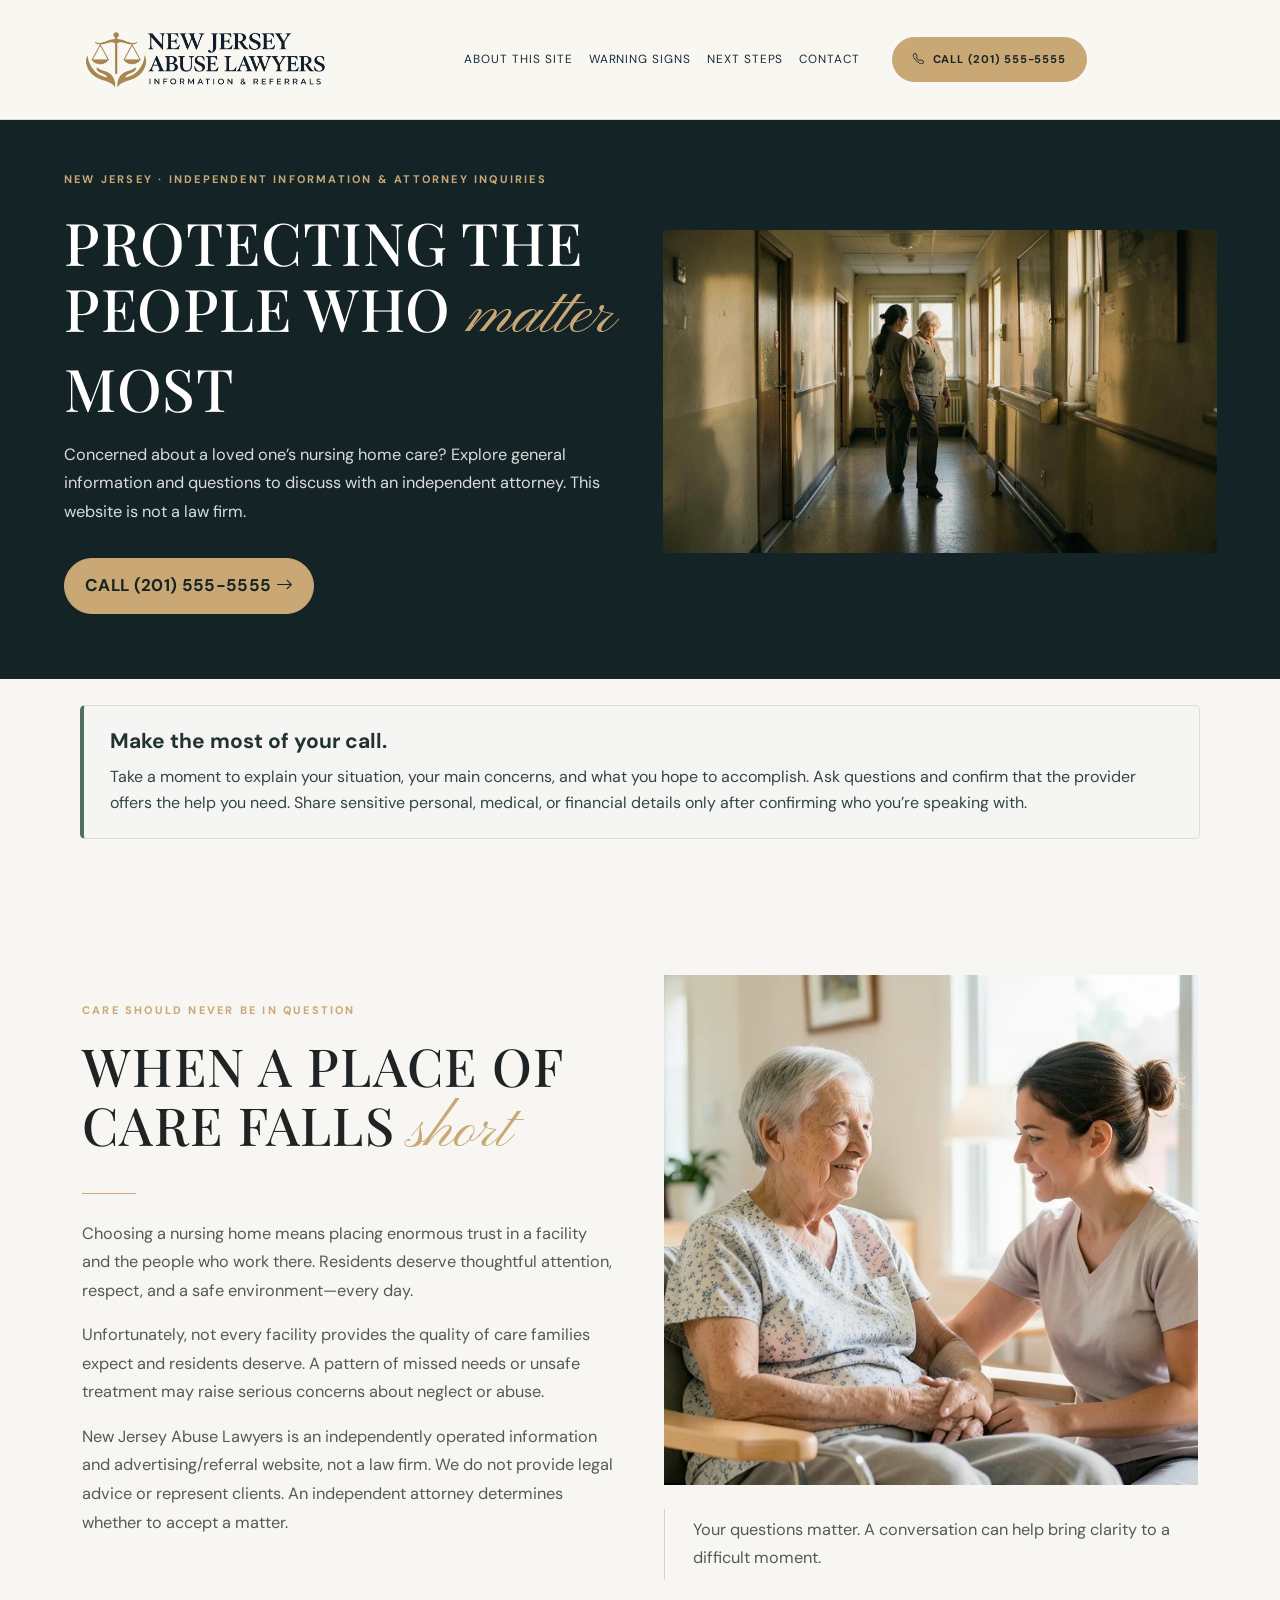
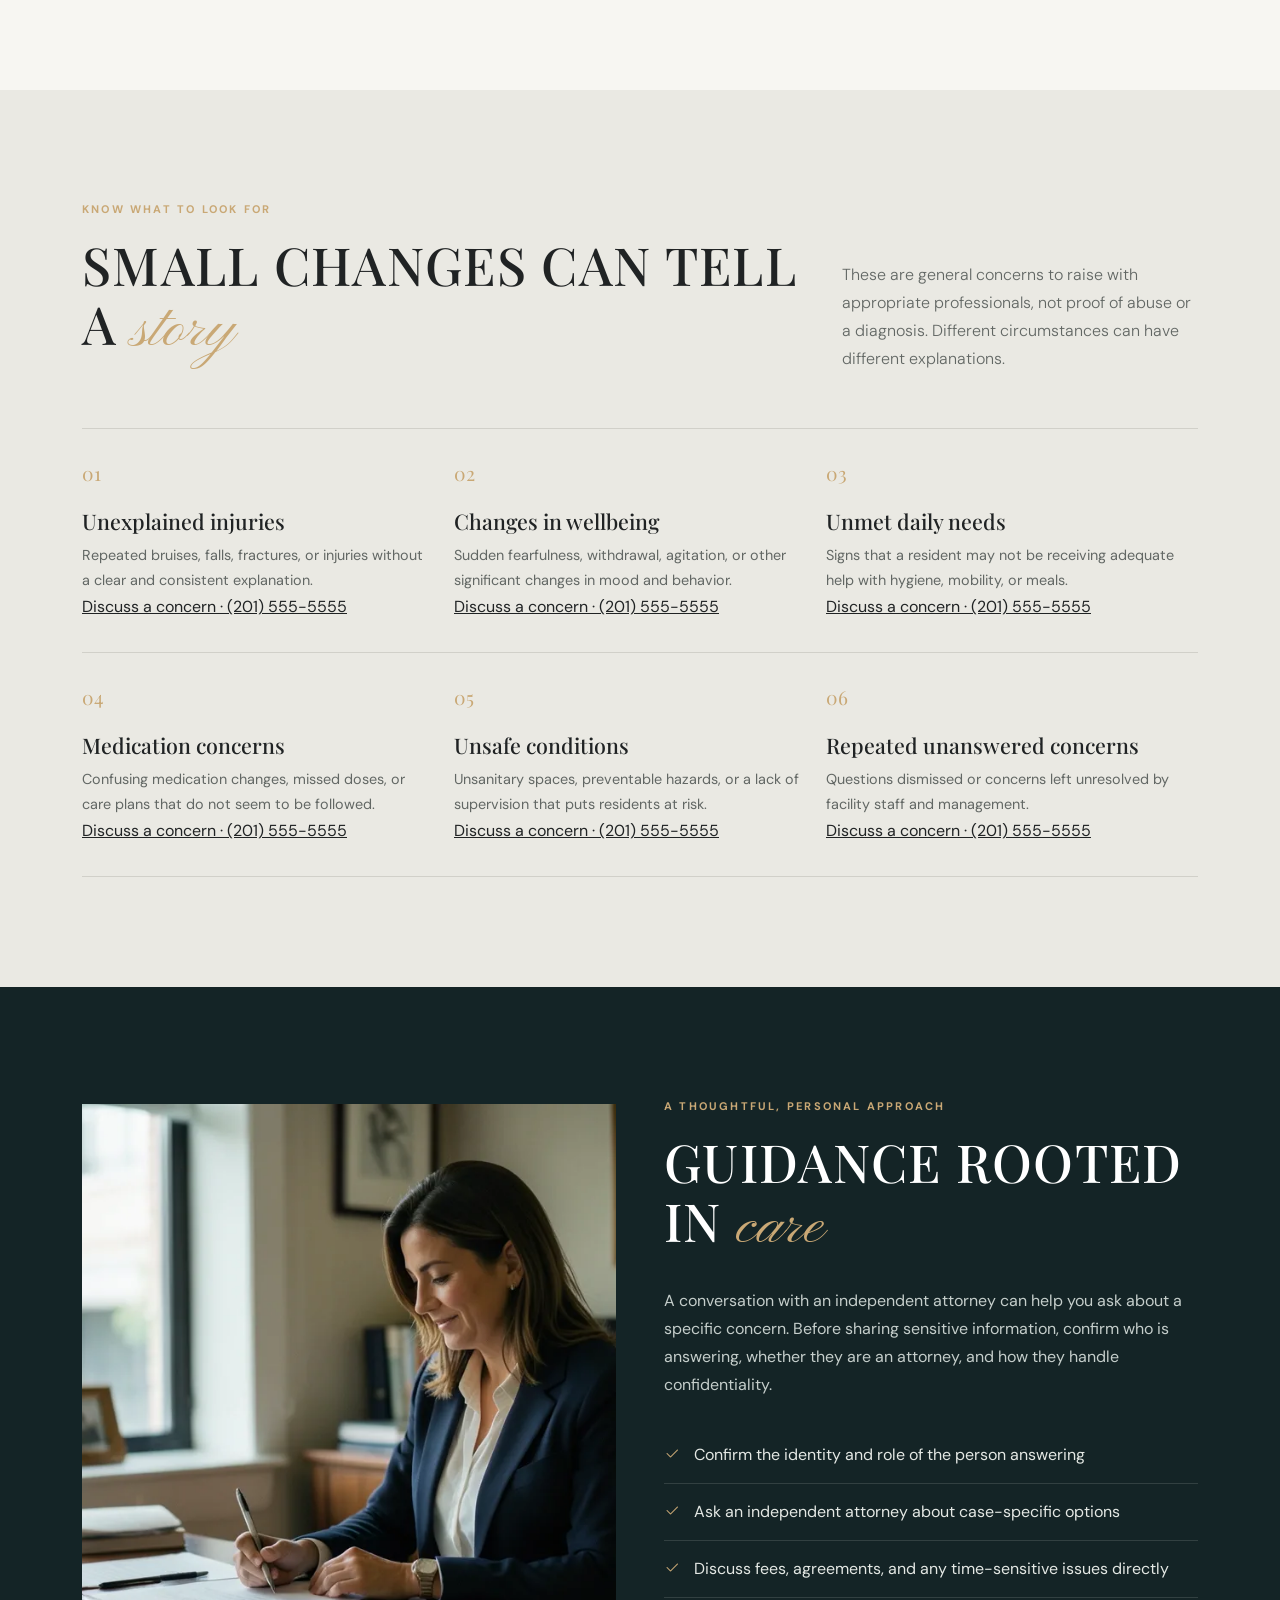
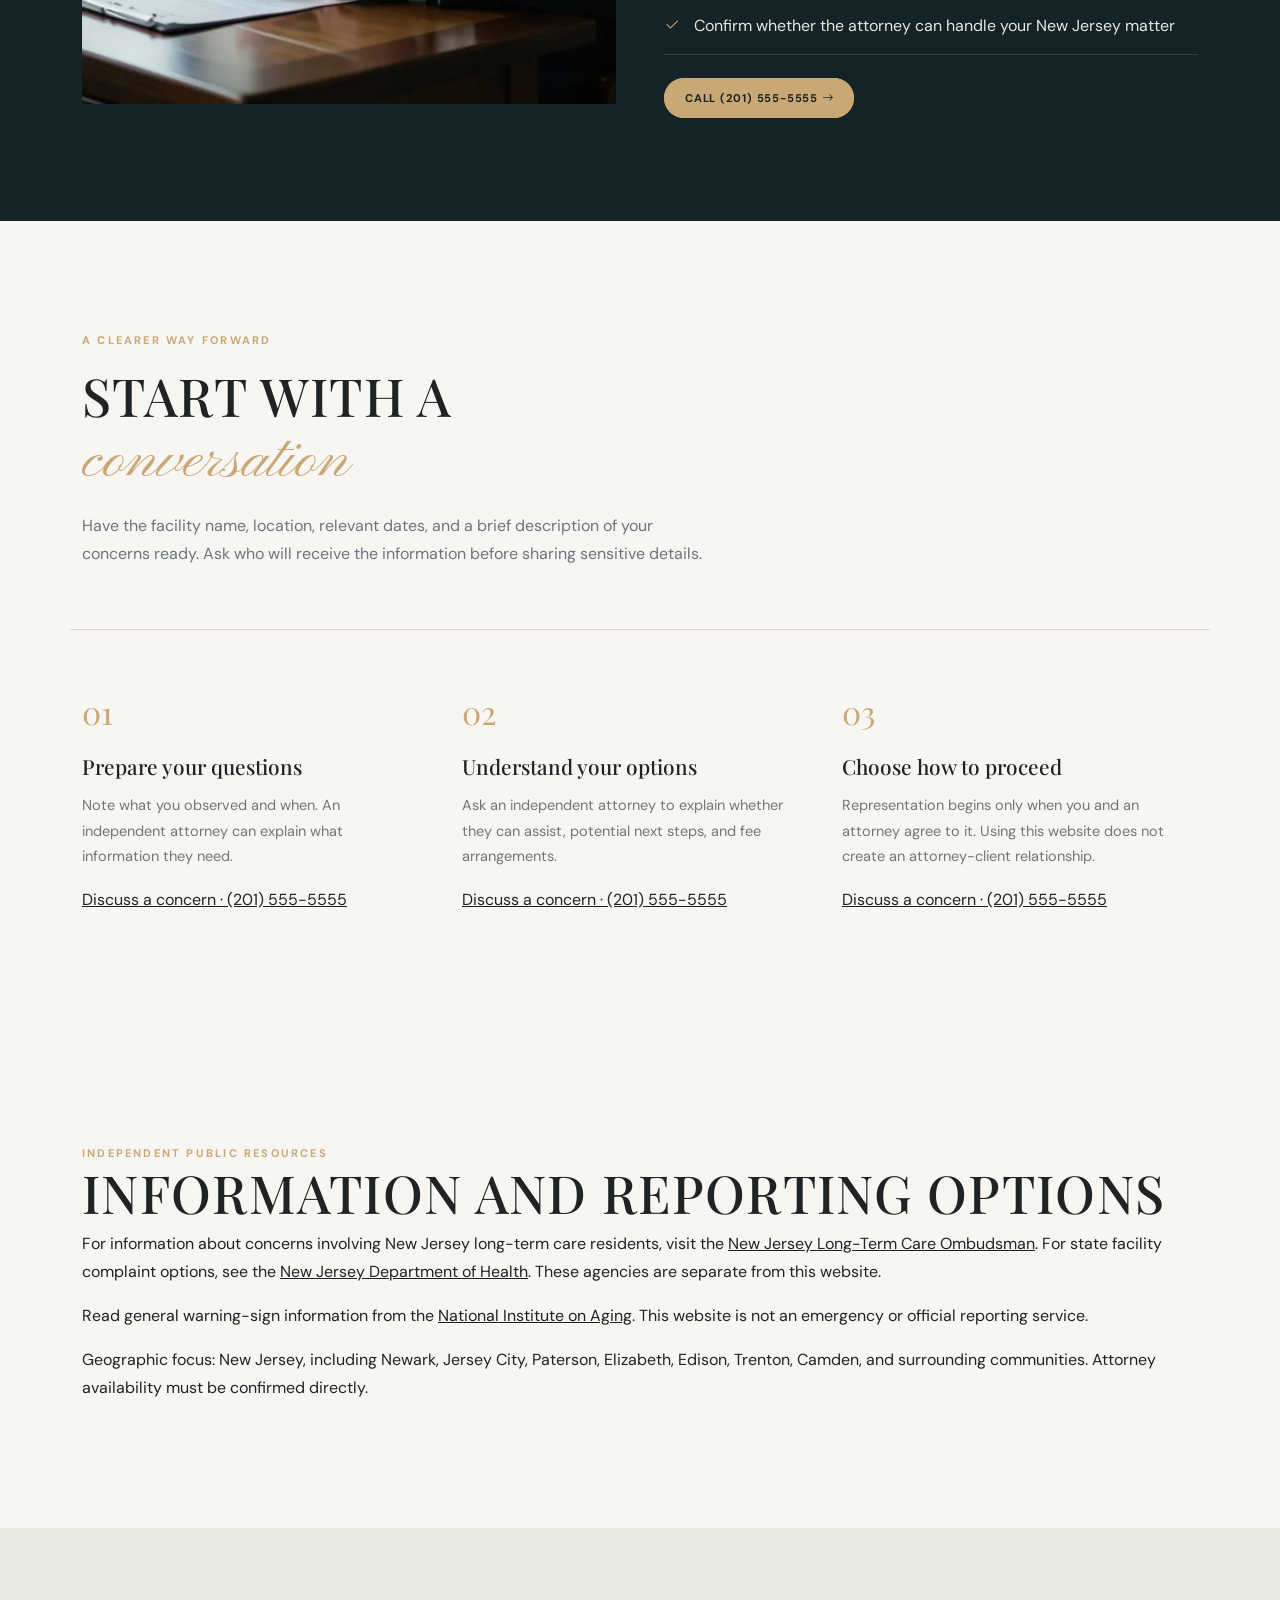
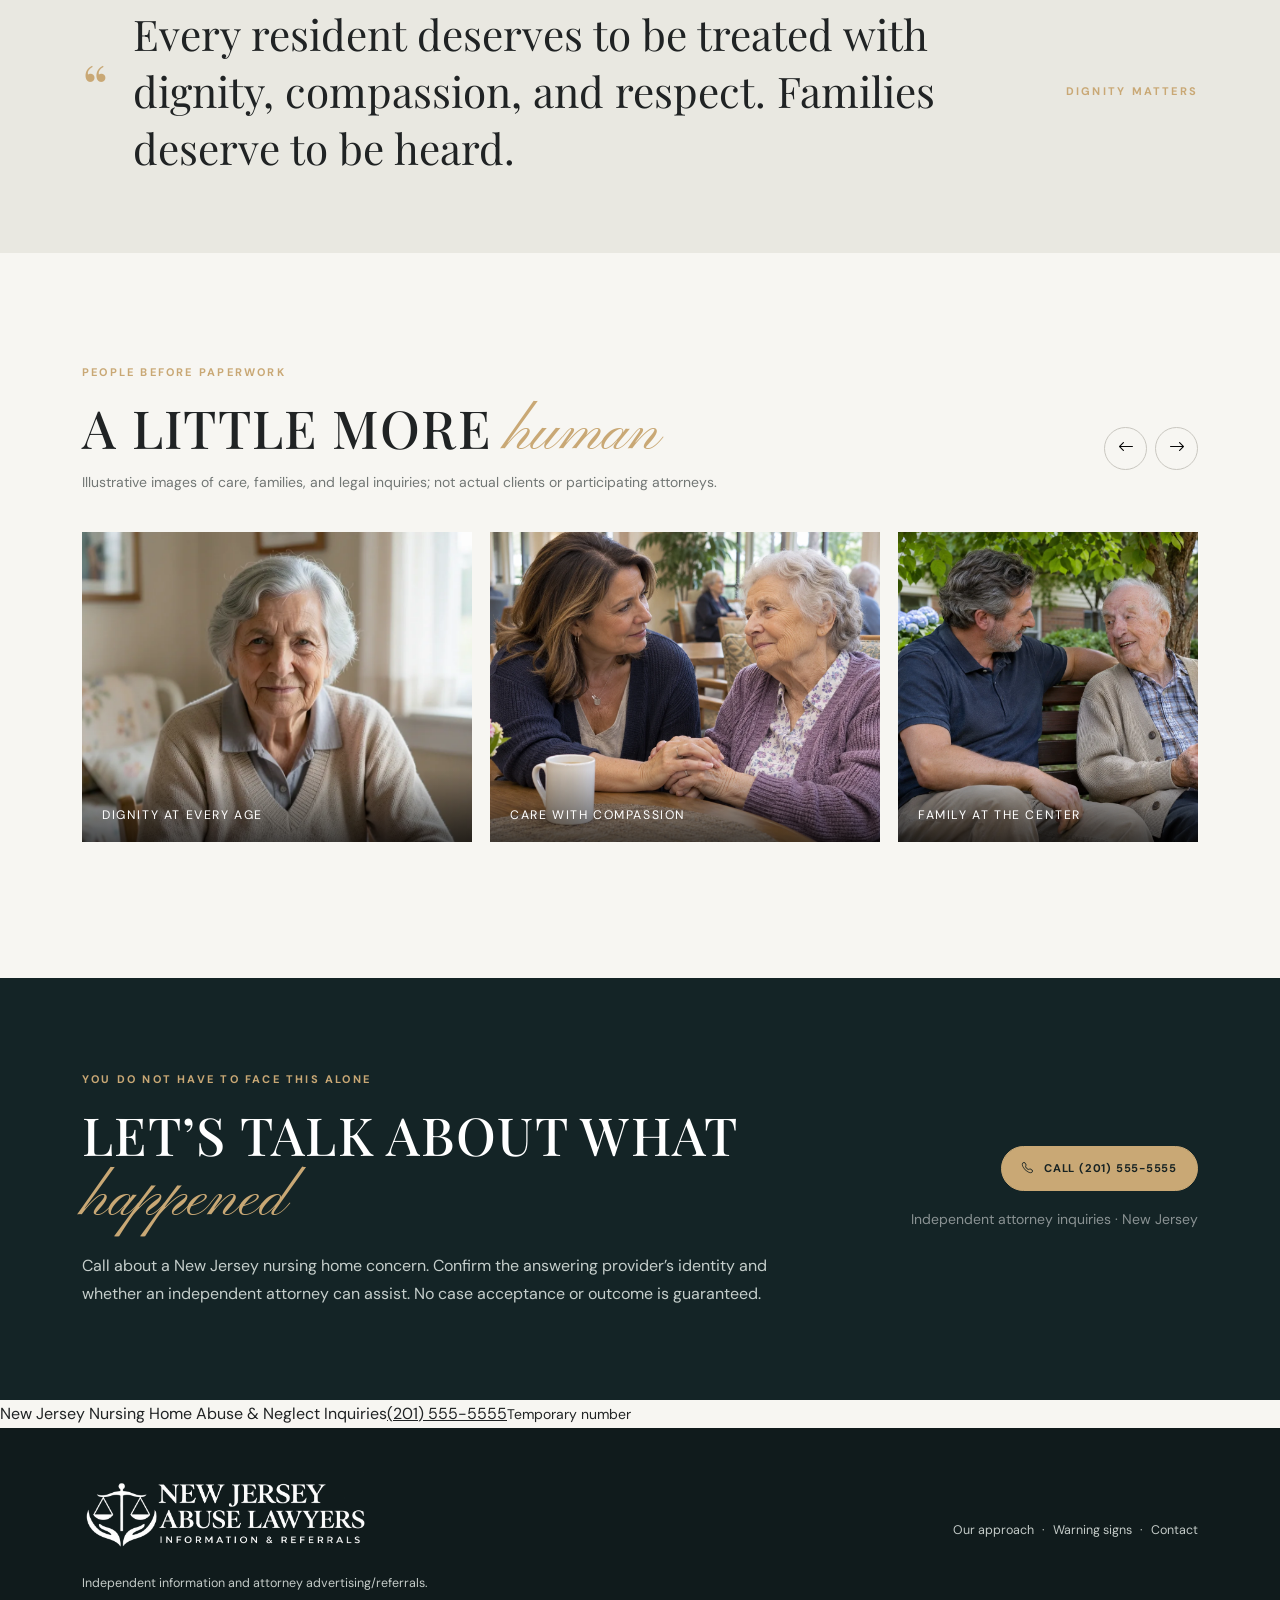
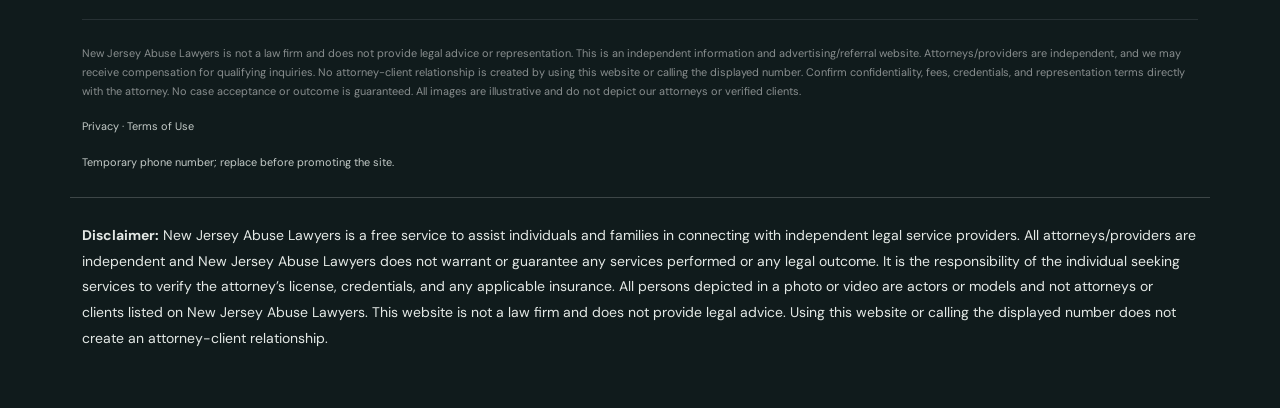
<file: index.html>
<!doctype html>
<html lang="en">
<head>
  <meta charset="utf-8">
  <meta name="viewport" content="width=device-width, initial-scale=1">
  <meta name="description" content="Independent information and attorney advertising/referral resources for New Jersey nursing home abuse and neglect concerns. Temporary phone (201) 555-5555.">
  <title>New Jersey Abuse Lawyers | Nursing Home Abuse & Neglect</title>
  <link href="https://cdn.jsdelivr.net/npm/bootstrap@5.3.3/dist/css/bootstrap.min.css" rel="stylesheet">
  <link href="https://cdn.jsdelivr.net/npm/bootstrap-icons@1.11.3/font/bootstrap-icons.min.css" rel="stylesheet">
  <link rel="preconnect" href="https://fonts.googleapis.com">
  <link rel="preconnect" href="https://fonts.gstatic.com" crossorigin>
  <link href="https://fonts.googleapis.com/css2?family=DM+Sans:wght@400;500;600;700&family=Playfair+Display:wght@400;500;600&family=Pinyon+Script&display=swap" rel="stylesheet">
  
<link rel="stylesheet" href="css/style.css?v=care-photos-hero-2">
<style id="approved-logo">
.navbar,.navbar.scrolled{background:rgba(248,247,242,.98);color:#182b39;border-bottom:1px solid #182b3922}.navbar .brand,.navbar .nav-link,.navbar .navbar-toggler{color:#182b39}.brand{flex-shrink:0}.brand-logo{display:block;width:245px;max-width:100%;height:auto}.navbar .container{gap:18px}.nav-cta{white-space:nowrap;flex-shrink:0}footer .footer-brand{display:inline-block}footer .brand-logo{width:285px;filter:brightness(0) invert(1)}.policy-brand{display:inline-block;margin-bottom:30px}
@media(min-width:992px) and (max-width:1199px){.navbar .brand-logo{width:210px}.navbar .nav-link{font-size:11px}.navbar .nav-cta{font-size:12px;padding:10px 12px;margin-left:10px!important}}
@media(max-width:991px){.navbar .brand-logo{width:225px}.navbar-toggler{margin-left:auto}.navbar .nav-cta{display:inline-flex;justify-content:center;width:100%;margin-top:14px}}@media(max-width:359px){.navbar .brand-logo{width:195px}}
</style>
<style id="call-preparation-styles">.call-preparation-note{display:block!important;position:relative!important;inset:auto!important;z-index:1;box-sizing:border-box;width:calc(100% - 40px);max-width:1120px;margin:26px auto!important;padding:22px 26px!important;background:#f5f6f3!important;color:#23342f!important;border:1px solid #d7dfd8;border-left:4px solid #526e60;border-radius:5px;text-align:left!important;font-style:normal;letter-spacing:normal!important}.call-preparation-note h2{font-family:inherit!important;font-size:21px!important;font-weight:700!important;line-height:1.3!important;letter-spacing:normal!important;text-transform:none!important;color:#23342f!important;margin:0 0 9px!important;padding:0!important}.call-preparation-note p{font-family:inherit!important;font-size:16px!important;font-weight:400!important;line-height:1.6!important;letter-spacing:normal!important;text-transform:none!important;color:#34463f!important;max-width:none!important;margin:0!important;padding:0!important}@media(max-width:600px){.call-preparation-note{width:calc(100% - 32px);padding:19px 20px!important;margin:20px auto!important}.call-preparation-note h2{font-size:20px!important}}</style></head>
<body>
  <nav class="navbar navbar-expand-lg" aria-label="Main navigation">
    <div class="container">
      <a class="brand" href="#top" aria-label="New Jersey Abuse Lawyers home"><img class="brand-logo" src="assets/new-jersey-abuse-lawyers-logo.png" alt="New Jersey Abuse Lawyers — Information and Referrals" width="911" height="300"></a>
      <button class="navbar-toggler" type="button" data-bs-toggle="collapse" data-bs-target="#mainNav" aria-controls="mainNav" aria-expanded="false" aria-label="Toggle navigation">
        <i class="bi bi-list fs-3"></i>
      </button>
      <div class="collapse navbar-collapse justify-content-center" id="mainNav">
        <ul class="navbar-nav align-items-lg-center">
          <li class="nav-item"><a class="nav-link" href="#approach">About This Site</a></li>
          <li class="nav-item"><a class="nav-link" href="#warning-signs">Warning Signs</a></li>
          <li class="nav-item"><a class="nav-link" href="#how-we-help">Next Steps</a></li>
          <li class="nav-item"><a class="nav-link" href="tel:+12015555555">Contact</a></li>
        </ul>
        <a class="pill-link nav-cta ms-lg-4" href="tel:+12015555555"><i class="bi bi-telephone me-1"></i> Call (201) 555-5555</a>
      </div>
    </div>
  </nav>

  <main id="top">
    <section class="hero" aria-label="Nursing home abuse and neglect legal support">
      <div class="hero-sticky">
        <img class="hero-photo" src="assets/img-1.webp" alt="Caregiver walking through a softly lit elder care residence">
        <div class="hero-shade"></div>
        <div class="hero-content">
          <div class="eyebrow">New Jersey · Independent information &amp; attorney inquiries</div>
          <h1>Protecting the people who <span class="script">matter</span> most</h1>
          <p class="hero-copy">Concerned about a loved one’s nursing home care? Explore general information and questions to discuss with an independent attorney. This website is not a law firm.</p>
          <div class="hero-bottom">
            <a href="tel:+12015555555" class="btn-gold">Call (201) 555-5555 <i class="bi bi-arrow-right"></i></a>
            
          </div>
        </div>
      </div>
    </section><aside class="call-preparation-note" aria-labelledby="call-preparation-title"><h2 id="call-preparation-title">Make the most of your call.</h2><p>Take a moment to explain your situation, your main concerns, and what you hope to accomplish. Ask questions and confirm that the provider offers the help you need. Share sensitive personal, medical, or financial details only after confirming who you’re speaking with.</p></aside>

    <section class="intro section-pad" id="approach">
      <div class="container">
        <div class="row align-items-center g-lg-5">
          <div class="col-lg-6 reveal">
            <div class="eyebrow">Care should never be in question</div>
            <h2 class="mt-3">When a place of care falls <span class="script">short</span></h2>
            <div class="rule"></div>
            <p>Choosing a nursing home means placing enormous trust in a facility and the people who work there. Residents deserve thoughtful attention, respect, and a safe environment—every day.</p>
            <p>Unfortunately, not every facility provides the quality of care families expect and residents deserve. A pattern of missed needs or unsafe treatment may raise serious concerns about neglect or abuse.</p>
            <p>New Jersey Abuse Lawyers is an independently operated information and advertising/referral website, not a law firm. We do not provide legal advice or represent clients. An independent attorney determines whether to accept a matter.</p>
          </div>
          <div class="col-lg-6 reveal">
            <div class="image-frame intro-img">
              <img src="assets/img-3.webp" alt="Family member spending time with an older loved one in a welcoming care setting" loading="lazy">
            </div>
            <p class="side-note mt-4 mb-0">Your questions matter. A conversation can help bring clarity to a difficult moment.</p>
          </div>
        </div>
      </div>
    </section>

    <section class="care-section section-pad" id="warning-signs">
      <div class="container">
        <div class="row align-items-end">
          <div class="col-lg-8 reveal">
            <div class="eyebrow">Know what to look for</div>
            <h2 class="mt-3">Small changes can tell a <span class="script">story</span></h2>
          </div>
          <div class="col-lg-4 reveal"><p class="lead mb-0 fs-6">These are general concerns to raise with appropriate professionals, not proof of abuse or a diagnosis. Different circumstances can have different explanations.</p></div>
        </div>
        <div class="row row-cols-1 row-cols-md-2 row-cols-lg-3 issue-grid g-0">
          <div class="col reveal"><article class="issue-card"><span class="number">01</span><h3>Unexplained injuries</h3><p>Repeated bruises, falls, fractures, or injuries without a clear and consistent explanation.</p><a class="issue-call" href="tel:+12015555555">Discuss a concern · (201) 555-5555</a></article></div>
          <div class="col reveal"><article class="issue-card"><span class="number">02</span><h3>Changes in wellbeing</h3><p>Sudden fearfulness, withdrawal, agitation, or other significant changes in mood and behavior.</p><a class="issue-call" href="tel:+12015555555">Discuss a concern · (201) 555-5555</a></article></div>
          <div class="col reveal"><article class="issue-card"><span class="number">03</span><h3>Unmet daily needs</h3><p>Signs that a resident may not be receiving adequate help with hygiene, mobility, or meals.</p><a class="issue-call" href="tel:+12015555555">Discuss a concern · (201) 555-5555</a></article></div>
          <div class="col reveal"><article class="issue-card"><span class="number">04</span><h3>Medication concerns</h3><p>Confusing medication changes, missed doses, or care plans that do not seem to be followed.</p><a class="issue-call" href="tel:+12015555555">Discuss a concern · (201) 555-5555</a></article></div>
          <div class="col reveal"><article class="issue-card"><span class="number">05</span><h3>Unsafe conditions</h3><p>Unsanitary spaces, preventable hazards, or a lack of supervision that puts residents at risk.</p><a class="issue-call" href="tel:+12015555555">Discuss a concern · (201) 555-5555</a></article></div>
          <div class="col reveal"><article class="issue-card"><span class="number">06</span><h3>Repeated unanswered concerns</h3><p>Questions dismissed or concerns left unresolved by facility staff and management.</p><a class="issue-call" href="tel:+12015555555">Discuss a concern · (201) 555-5555</a></article></div>
        </div>
      </div>
    </section>

    <section class="feature section-pad">
      <div class="container">
        <div class="row align-items-center g-lg-5">
          <div class="col-lg-6 reveal">
            <div class="image-frame feature-img">
              <img src="assets/img-4.webp" alt="Attorney reviewing information in a calm consultation setting" loading="lazy">
            </div>
          </div>
          <div class="col-lg-6 reveal">
            <div class="eyebrow">A thoughtful, personal approach</div>
            <h2 class="mt-3">Guidance rooted in <span class="script">care</span></h2>
            <p class="mt-4">A conversation with an independent attorney can help you ask about a specific concern. Before sharing sensitive information, confirm who is answering, whether they are an attorney, and how they handle confidentiality.</p>
            <ul class="feature-list">
              <li><i class="bi bi-check2"></i><span>Confirm the identity and role of the person answering</span></li>
              <li><i class="bi bi-check2"></i><span>Ask an independent attorney about case-specific options</span></li>
              <li><i class="bi bi-check2"></i><span>Discuss fees, agreements, and any time-sensitive issues directly</span></li>
              <li><i class="bi bi-check2"></i><span>Confirm whether the attorney can handle your New Jersey matter</span></li>
            </ul>
            <a href="tel:+12015555555" class="btn-gold">Call (201) 555-5555 <i class="bi bi-arrow-right"></i></a>
          </div>
        </div>
      </div>
    </section>

    <section class="steps section-pad" id="how-we-help">
      <div class="container">
        <div class="row">
          <div class="col-lg-7 reveal">
            <div class="eyebrow">A clearer way forward</div>
            <h2 class="mt-3">Start with a <span class="script">conversation</span></h2>
            <p class="text-secondary mt-3">Have the facility name, location, relevant dates, and a brief description of your concerns ready. Ask who will receive the information before sharing sensitive details.</p>
          </div>
        </div>
        <div class="row row-cols-1 row-cols-md-3 steps-row g-4">
          <div class="col reveal"><article class="step"><span class="step-num">01</span><h3>Prepare your questions</h3><p>Note what you observed and when. An independent attorney can explain what information they need.</p><a class="issue-call" href="tel:+12015555555">Discuss a concern · (201) 555-5555</a></article></div>
          <div class="col reveal"><article class="step"><span class="step-num">02</span><h3>Understand your options</h3><p>Ask an independent attorney to explain whether they can assist, potential next steps, and fee arrangements.</p><a class="issue-call" href="tel:+12015555555">Discuss a concern · (201) 555-5555</a></article></div>
          <div class="col reveal"><article class="step"><span class="step-num">03</span><h3>Choose how to proceed</h3><p>Representation begins only when you and an attorney agree to it. Using this website does not create an attorney-client relationship.</p><a class="issue-call" href="tel:+12015555555">Discuss a concern · (201) 555-5555</a></article></div>
        </div>
      </div>
    </section>

    <section class="section-pad official-resources" id="resources"><div class="container"><div class="eyebrow">Independent public resources</div><h2>Information and reporting options</h2><p>For information about concerns involving New Jersey long-term care residents, visit the <a href="https://www.nj.gov/ooie/contact.shtml">New Jersey Long-Term Care Ombudsman</a>. For state facility complaint options, see the <a href="https://www.nj.gov/health/healthfacilities/file_complaint.shtml">New Jersey Department of Health</a>. These agencies are separate from this website.</p><p>Read general warning-sign information from the <a href="https://www.nia.nih.gov/health/elder-abuse/elder-abuse">National Institute on Aging</a>. This website is not an emergency or official reporting service.</p><p>Geographic focus: New Jersey, including Newark, Jersey City, Paterson, Elizabeth, Edison, Trenton, Camden, and surrounding communities. Attorney availability must be confirmed directly.</p></div></section>
    <section class="quote-band">
      <div class="container">
        <div class="row align-items-center g-4">
          <div class="col-auto"><span class="quote-mark" aria-hidden="true">“</span></div>
          <div class="col reveal"><blockquote>Every resident deserves to be treated with dignity, compassion, and respect. Families deserve to be heard.</blockquote></div>
          <div class="col-lg-2 text-lg-end"><span class="eyebrow">Dignity matters</span></div>
        </div>
      </div>
    </section>

    <section class="gallery-section section-pad">
      <div class="container">
        <div class="gallery-head reveal">
          <div><div class="eyebrow">People before paperwork</div><h2 class="mt-3 mb-0">A little more <span class="script">human</span></h2></div>
          <div class="gallery-controls" aria-label="Image gallery controls">
            <button type="button" class="gallery-prev" aria-label="Previous images"><i class="bi bi-arrow-left"></i></button>
            <button type="button" class="gallery-next" aria-label="Next images"><i class="bi bi-arrow-right"></i></button>
          </div>
        </div>
        <p class="gallery-disclosure">Illustrative images of care, families, and legal inquiries; not actual clients or participating attorneys.</p><div class="gallery-track" id="galleryTrack" tabindex="0" aria-label="Family care and support image gallery">
<figure class="gallery-item"><img src="assets/img-2.webp" alt="Illustrative portrait of an older adult" loading="lazy"><figcaption>Dignity at every age</figcaption></figure>
          <figure class="gallery-item"><img src="assets/family-support-at-care-home.webp" alt="Illustrative daughter sharing a supportive conversation with her older mother" loading="lazy"><figcaption>Care with compassion</figcaption></figure>
          <figure class="gallery-item"><img src="assets/father-son-garden-conversation.webp" alt="Illustrative father and son talking in a care-residence garden" loading="lazy"><figcaption>Family at the center</figcaption></figure>
          <figure class="gallery-item"><img src="assets/independent-attorney-consultation.webp" alt="Illustrative attorney consultation with a family member" loading="lazy"><figcaption>Questions deserve attention</figcaption></figure>
          <figure class="gallery-item"><img src="assets/supported-garden-walk.webp" alt="Illustrative older adult using a walker with family support" loading="lazy"><figcaption>Protecting what matters</figcaption></figure>
        </div>
      </div>
    </section>

    <section class="cta" id="contact">
      <div class="container">
        <div class="row align-items-center g-4">
          <div class="col-lg-8 reveal">
            <div class="eyebrow">You do not have to face this alone</div>
            <h2 class="mt-3">Let’s talk about what <span class="script">happened</span></h2>
            <p class="mb-0 mt-3">Call about a New Jersey nursing home concern. Confirm the answering provider’s identity and whether an independent attorney can assist. No case acceptance or outcome is guaranteed.</p>
          </div>
          <div class="col-lg-4 text-lg-end reveal">
            <a class="btn-gold" href="tel:+12015555555"><i class="bi bi-telephone"></i> Call (201) 555-5555</a>
            <div class="small mt-3 text-white-50">Independent attorney inquiries · New Jersey</div>
          </div>
        </div>
      </div>
    </section>
  </main><aside class="call-banner"><span>New Jersey Nursing Home Abuse &amp; Neglect Inquiries</span><a href="tel:+12015555555">(201) 555-5555</a><small>Temporary number</small></aside>

  <footer>
    <div class="container">
      <div class="row align-items-center gy-3">
        <div class="col-md-6"><a class="footer-brand" href="#top"><img class="brand-logo" src="assets/new-jersey-abuse-lawyers-logo.png" alt="New Jersey Abuse Lawyers — Information and Referrals" width="911" height="300"></a><div class="mt-1">Independent information and attorney advertising/referrals.</div></div>
        <div class="col-md-6 text-md-end"><a href="#approach">Our approach</a><span class="mx-2">·</span><a href="#warning-signs">Warning signs</a><span class="mx-2">·</span><a href="tel:+12015555555">Contact</a></div>
      </div>
      <hr class="border-secondary opacity-25 my-4">
      <p class="mb-0 small text-white-50">New Jersey Abuse Lawyers is not a law firm and does not provide legal advice or representation. This is an independent information and advertising/referral website. Attorneys/providers are independent, and we may receive compensation for qualifying inquiries. No attorney-client relationship is created by using this website or calling the displayed number. Confirm confidentiality, fees, credentials, and representation terms directly with the attorney. No case acceptance or outcome is guaranteed. All images are illustrative and do not depict our attorneys or verified clients.</p>
<p class="small mt-3"><a href="privacy.html">Privacy</a> · <a href="terms.html">Terms of Use</a></p><p class="small">Temporary phone number; replace before promoting the site.</p>
    </div>
  <div class="container provider-disclaimer"><p><strong>Disclaimer:</strong> New Jersey Abuse Lawyers is a free service to assist individuals and families in connecting with independent legal service providers. All attorneys/providers are independent and New Jersey Abuse Lawyers does not warrant or guarantee any services performed or any legal outcome. It is the responsibility of the individual seeking services to verify the attorney’s license, credentials, and any applicable insurance. All persons depicted in a photo or video are actors or models and not attorneys or clients listed on New Jersey Abuse Lawyers. This website is not a law firm and does not provide legal advice. Using this website or calling the displayed number does not create an attorney-client relationship.</p></div></footer>

  <script src="https://cdn.jsdelivr.net/npm/bootstrap@5.3.3/dist/js/bootstrap.bundle.min.js"></script>
  <script>
    (() => {
      const navbar = document.querySelector('.navbar');
      const hero = document.querySelector('.hero');
      const reduceMotion = window.matchMedia('(prefers-reduced-motion: reduce)').matches;

      const updateScroll = () => {
        navbar.classList.toggle('scrolled', window.scrollY > 30);

      };
      let ticking = false;
      window.addEventListener('scroll', () => {
        if (!ticking) {
          window.requestAnimationFrame(() => { updateScroll(); ticking = false; });
          ticking = true;
        }
      }, { passive: true });
      updateScroll();

      const revealItems = document.querySelectorAll('.reveal');
      if ('IntersectionObserver' in window && !reduceMotion) {
        document.documentElement.classList.add('motion-ready');
        const observer = new IntersectionObserver(entries => {
          entries.forEach(entry => {
            if (entry.isIntersecting) {
              entry.target.classList.add('visible');
              observer.unobserve(entry.target);
            }
          });
        }, { threshold: .12 });
        revealItems.forEach(item => observer.observe(item));
      } else {
        revealItems.forEach(item => item.classList.add('visible'));
      }

      const track = document.getElementById('galleryTrack');
      document.querySelector('.gallery-prev').addEventListener('click', () => track.scrollBy({ left: -track.clientWidth * .75, behavior: reduceMotion ? 'auto' : 'smooth' }));
      document.querySelector('.gallery-next').addEventListener('click', () => track.scrollBy({ left: track.clientWidth * .75, behavior: reduceMotion ? 'auto' : 'smooth' }));
    })();
  </script>
</body>
</html>
</file>
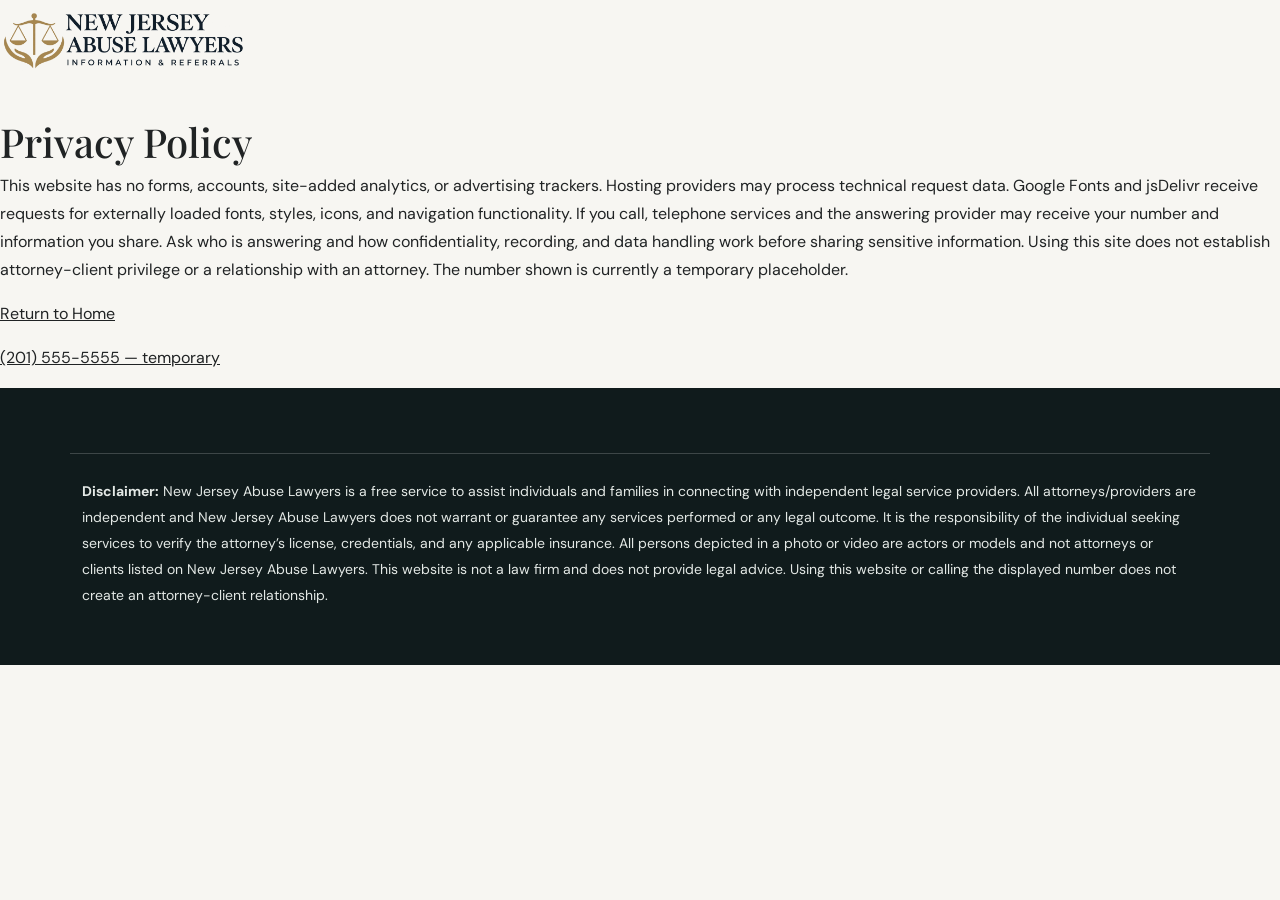
<file: privacy.html>
<!doctype html>
<html lang="en">
<head>
  <meta charset="utf-8">
  <meta name="viewport" content="width=device-width, initial-scale=1">
  <meta name="description" content="Independent information and attorney advertising/referral resources for New Jersey nursing home abuse and neglect concerns. Temporary phone (201) 555-5555.">
  <title>Privacy Policy | New Jersey Abuse Lawyers</title>
  <link href="https://cdn.jsdelivr.net/npm/bootstrap@5.3.3/dist/css/bootstrap.min.css" rel="stylesheet">
  <link href="https://cdn.jsdelivr.net/npm/bootstrap-icons@1.11.3/font/bootstrap-icons.min.css" rel="stylesheet">
  <link rel="preconnect" href="https://fonts.googleapis.com">
  <link rel="preconnect" href="https://fonts.gstatic.com" crossorigin>
  <link href="https://fonts.googleapis.com/css2?family=DM+Sans:wght@400;500;600;700&family=Playfair+Display:wght@400;500;600&family=Pinyon+Script&display=swap" rel="stylesheet">
  
<link rel="stylesheet" href="css/style.css?v=care-photos-hero-2">
<style id="approved-logo">
.navbar,.navbar.scrolled{background:rgba(248,247,242,.98);color:#182b39;border-bottom:1px solid #182b3922}.navbar .brand,.navbar .nav-link,.navbar .navbar-toggler{color:#182b39}.brand{flex-shrink:0}.brand-logo{display:block;width:245px;max-width:100%;height:auto}.navbar .container{gap:18px}.nav-cta{white-space:nowrap;flex-shrink:0}footer .footer-brand{display:inline-block}footer .brand-logo{width:285px;filter:brightness(0) invert(1)}.policy-brand{display:inline-block;margin-bottom:30px}
@media(min-width:992px) and (max-width:1199px){.navbar .brand-logo{width:210px}.navbar .nav-link{font-size:11px}.navbar .nav-cta{font-size:12px;padding:10px 12px;margin-left:10px!important}}
@media(max-width:991px){.navbar .brand-logo{width:225px}.navbar-toggler{margin-left:auto}.navbar .nav-cta{display:inline-flex;justify-content:center;width:100%;margin-top:14px}}@media(max-width:359px){.navbar .brand-logo{width:195px}}
</style>
</head>
<body><main class="policy-main"><a class="policy-brand" href="index.html"><img class="brand-logo" src="assets/new-jersey-abuse-lawyers-logo.png" alt="New Jersey Abuse Lawyers — Information and Referrals" width="911" height="300"></a><h1>Privacy Policy</h1><p>This website has no forms, accounts, site-added analytics, or advertising trackers. Hosting providers may process technical request data. Google Fonts and jsDelivr receive requests for externally loaded fonts, styles, icons, and navigation functionality. If you call, telephone services and the answering provider may receive your number and information you share. Ask who is answering and how confidentiality, recording, and data handling work before sharing sensitive information. Using this site does not establish attorney-client privilege or a relationship with an attorney. The number shown is currently a temporary placeholder.</p><p><a href="index.html">Return to Home</a></p><p><a href="tel:+12015555555">(201) 555-5555 — temporary</a></p></main><footer><div class="container provider-disclaimer"><p><strong>Disclaimer:</strong> New Jersey Abuse Lawyers is a free service to assist individuals and families in connecting with independent legal service providers. All attorneys/providers are independent and New Jersey Abuse Lawyers does not warrant or guarantee any services performed or any legal outcome. It is the responsibility of the individual seeking services to verify the attorney’s license, credentials, and any applicable insurance. All persons depicted in a photo or video are actors or models and not attorneys or clients listed on New Jersey Abuse Lawyers. This website is not a law firm and does not provide legal advice. Using this website or calling the displayed number does not create an attorney-client relationship.</p></div></footer></body></html>
</file>
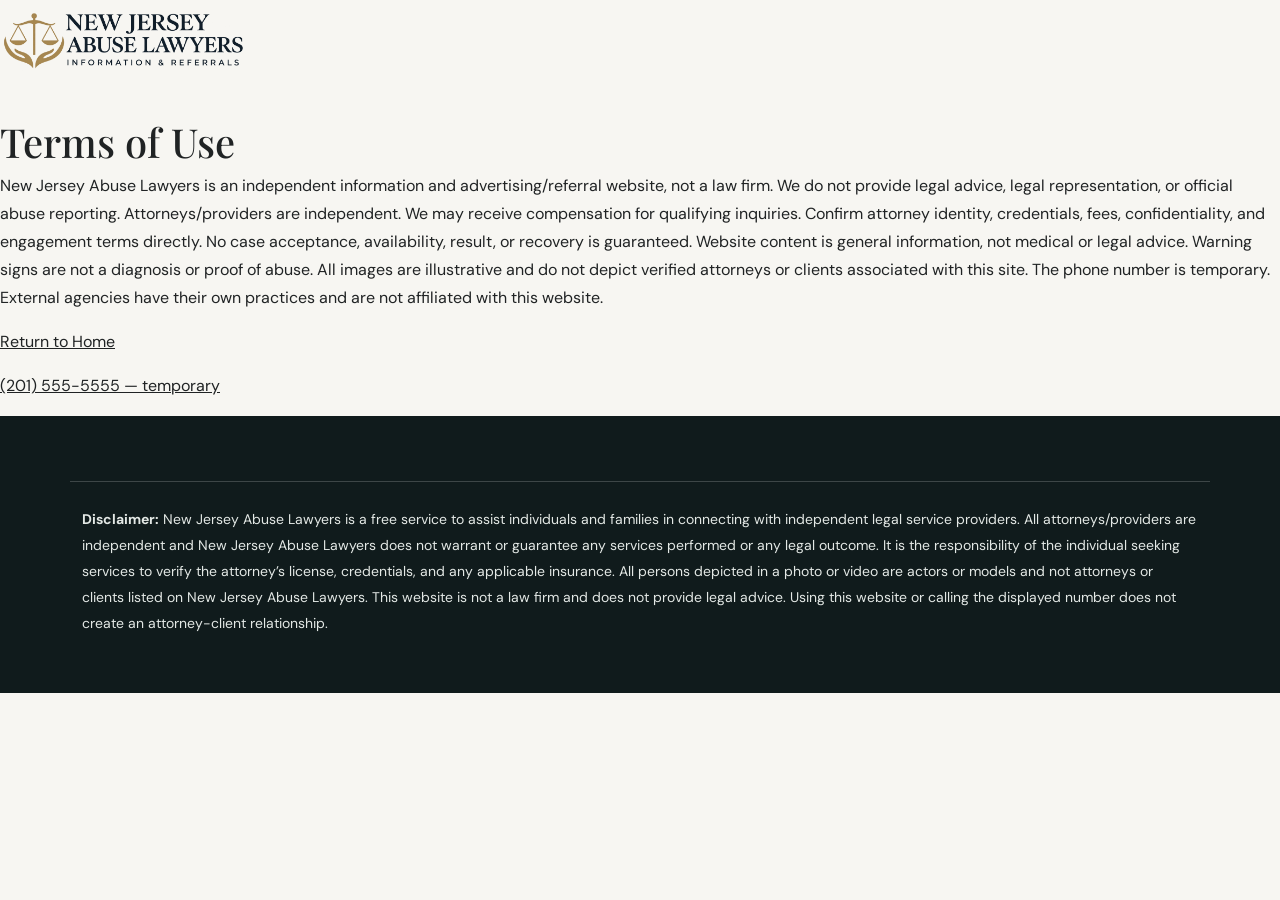
<file: terms.html>
<!doctype html>
<html lang="en">
<head>
  <meta charset="utf-8">
  <meta name="viewport" content="width=device-width, initial-scale=1">
  <meta name="description" content="Independent information and attorney advertising/referral resources for New Jersey nursing home abuse and neglect concerns. Temporary phone (201) 555-5555.">
  <title>Terms of Use | New Jersey Abuse Lawyers</title>
  <link href="https://cdn.jsdelivr.net/npm/bootstrap@5.3.3/dist/css/bootstrap.min.css" rel="stylesheet">
  <link href="https://cdn.jsdelivr.net/npm/bootstrap-icons@1.11.3/font/bootstrap-icons.min.css" rel="stylesheet">
  <link rel="preconnect" href="https://fonts.googleapis.com">
  <link rel="preconnect" href="https://fonts.gstatic.com" crossorigin>
  <link href="https://fonts.googleapis.com/css2?family=DM+Sans:wght@400;500;600;700&family=Playfair+Display:wght@400;500;600&family=Pinyon+Script&display=swap" rel="stylesheet">
  
<link rel="stylesheet" href="css/style.css?v=care-photos-hero-2">
<style id="approved-logo">
.navbar,.navbar.scrolled{background:rgba(248,247,242,.98);color:#182b39;border-bottom:1px solid #182b3922}.navbar .brand,.navbar .nav-link,.navbar .navbar-toggler{color:#182b39}.brand{flex-shrink:0}.brand-logo{display:block;width:245px;max-width:100%;height:auto}.navbar .container{gap:18px}.nav-cta{white-space:nowrap;flex-shrink:0}footer .footer-brand{display:inline-block}footer .brand-logo{width:285px;filter:brightness(0) invert(1)}.policy-brand{display:inline-block;margin-bottom:30px}
@media(min-width:992px) and (max-width:1199px){.navbar .brand-logo{width:210px}.navbar .nav-link{font-size:11px}.navbar .nav-cta{font-size:12px;padding:10px 12px;margin-left:10px!important}}
@media(max-width:991px){.navbar .brand-logo{width:225px}.navbar-toggler{margin-left:auto}.navbar .nav-cta{display:inline-flex;justify-content:center;width:100%;margin-top:14px}}@media(max-width:359px){.navbar .brand-logo{width:195px}}
</style>
</head>
<body><main class="policy-main"><a class="policy-brand" href="index.html"><img class="brand-logo" src="assets/new-jersey-abuse-lawyers-logo.png" alt="New Jersey Abuse Lawyers — Information and Referrals" width="911" height="300"></a><h1>Terms of Use</h1><p>New Jersey Abuse Lawyers is an independent information and advertising/referral website, not a law firm. We do not provide legal advice, legal representation, or official abuse reporting. Attorneys/providers are independent. We may receive compensation for qualifying inquiries. Confirm attorney identity, credentials, fees, confidentiality, and engagement terms directly. No case acceptance, availability, result, or recovery is guaranteed. Website content is general information, not medical or legal advice. Warning signs are not a diagnosis or proof of abuse. All images are illustrative and do not depict verified attorneys or clients associated with this site. The phone number is temporary. External agencies have their own practices and are not affiliated with this website.</p><p><a href="index.html">Return to Home</a></p><p><a href="tel:+12015555555">(201) 555-5555 — temporary</a></p></main><footer><div class="container provider-disclaimer"><p><strong>Disclaimer:</strong> New Jersey Abuse Lawyers is a free service to assist individuals and families in connecting with independent legal service providers. All attorneys/providers are independent and New Jersey Abuse Lawyers does not warrant or guarantee any services performed or any legal outcome. It is the responsibility of the individual seeking services to verify the attorney’s license, credentials, and any applicable insurance. All persons depicted in a photo or video are actors or models and not attorneys or clients listed on New Jersey Abuse Lawyers. This website is not a law firm and does not provide legal advice. Using this website or calling the displayed number does not create an attorney-client relationship.</p></div></footer></body></html>
</file>
<file: css/style.css>
:root{--ink:#202324;--deep:#142426;--teal:#264344;--gold:#c9a875;--paper:#f7f6f2;--muted:#727775}
    *{box-sizing:border-box}
    html{scroll-behavior:smooth}
    body{margin:0;background:var(--paper);color:var(--ink);font-family:"DM Sans",sans-serif;font-size:16px;line-height:1.75}
    a{color:inherit}
    h1,h2,h3,.display{font-family:"Playfair Display",serif;font-weight:500;line-height:1.12}
    h2{font-size:clamp(2.1rem,4.1vw,3.6rem);text-transform:uppercase;letter-spacing:.025em}
    .script{font-family:"Pinyon Script",cursive;text-transform:none;color:var(--gold);font-size:1.18em;font-weight:400;letter-spacing:0}
    .eyebrow{font-size:.69rem;text-transform:uppercase;letter-spacing:.2em;font-weight:700;color:var(--gold)}
    .navbar{position:fixed;inset:0 0 auto;z-index:1000;padding:19px 0;color:#fff;transition:background .35s,padding .35s,backdrop-filter .35s}
    .navbar.scrolled{background:rgba(19,31,32,.9);backdrop-filter:blur(14px);padding:11px 0;border-bottom:1px solid rgba(255,255,255,.12)}
    .brand{display:flex;align-items:center;gap:12px;text-decoration:none;color:white;font-size:.77rem;line-height:1.2;font-weight:700;letter-spacing:.09em;text-transform:uppercase}
    .brand-mark{width:37px;height:37px;border:1px solid rgba(255,255,255,.65);display:grid;place-items:center;color:var(--gold);font-family:"Playfair Display";font-size:1.15rem}
    .navbar .nav-link{color:rgba(255,255,255,.82);font-size:.74rem;letter-spacing:.08em;text-transform:uppercase;padding:.6rem .8rem}
    .navbar .nav-link:hover{color:var(--gold)}
    .pill-link,.btn-gold{border-radius:99px;background:var(--gold);color:#182323;border:1px solid var(--gold);font-weight:700;letter-spacing:.07em;text-transform:uppercase;font-size:.7rem;padding:12px 20px;text-decoration:none;transition:.25s}
    .pill-link:hover,.btn-gold:hover{background:transparent;color:#fff}
    .navbar-toggler{color:#fff;border:1px solid #ffffff5c}
    .hero{height:175vh;position:relative;background:#172323}
    .hero-sticky{height:100vh;position:sticky;top:0;overflow:hidden}
    .hero-photo{position:absolute;inset:-3%;width:106%;height:106%;object-fit:cover;transform:scale(1.03);will-change:transform}
    .hero-photo.second{opacity:0;transition:opacity .2s}
    .hero-shade{position:absolute;inset:0;background:linear-gradient(90deg,rgba(12,21,22,.7),rgba(12,21,22,.24) 62%,rgba(12,21,22,.12)),linear-gradient(0deg,rgba(9,18,19,.67),transparent 52%)}
    .hero-content{position:absolute;left:max(6vw,calc((100vw - 1280px)/2));right:5vw;bottom:12%;max-width:930px;color:#fff}
    .hero h1{font-size:clamp(2.9rem,7.4vw,6.5rem);text-transform:uppercase;letter-spacing:.01em;margin:20px 0 24px;max-width:900px}
    .hero-copy{max-width:570px;color:rgba(255,255,255,.84);font-size:1.02rem}
    .hero-bottom{display:flex;align-items:center;gap:25px;margin-top:32px}
    .hero-bottom .btn-gold:hover{color:white}
    .scroll-note{font-size:.65rem;letter-spacing:.18em;text-transform:uppercase;color:#ffffffbb}
    .section-pad{padding:110px 0}
    .intro{background:var(--paper)}
    .intro p{color:#545a58;font-size:1.02rem}
    .rule{width:54px;height:1px;background:var(--gold);margin:26px 0}
    .side-note{border-left:1px solid #d8d3c8;padding:7px 0 7px 28px;color:var(--muted);font-size:.9rem}
    .image-frame{position:relative;overflow:hidden}
    .image-frame img{width:100%;height:100%;object-fit:cover;transition:transform 1s}
    .image-frame:hover img{transform:scale(1.045)}
    .intro-img{height:510px}
    .care-section{background:#eae9e3}
    .care-section .lead{color:#626764}
    .issue-grid{margin-top:55px;border-top:1px solid #d1d0c9}
    .issue-card{padding:28px 24px 31px 0;border-bottom:1px solid #d1d0c9;height:100%;transition:transform .25s}
    .issue-card:hover{transform:translateY(-5px)}
    .issue-card .number{font-family:"Playfair Display";color:var(--gold);font-size:1.2rem}
    .issue-card h3{font-size:1.34rem;margin:18px 0 10px}
    .issue-card p{font-size:.9rem;color:#626764;margin:0}
    .feature{background:var(--deep);color:#fff}
    .feature p{color:#c5cecb}
    .feature-img{height:600px}
    .feature-list{list-style:none;padding:0;margin:28px 0}
    .feature-list li{padding:14px 0;border-bottom:1px solid #ffffff20;color:#e4e8e4;display:flex;gap:14px}
    .feature-list i{color:var(--gold)}
    .steps{background:#f7f6f2}
    .steps-row{border-top:1px solid #d9d7d0;margin-top:45px}
    .step{padding:30px 22px 10px 0}
    .step-num{font-family:"Playfair Display";color:var(--gold);font-size:2rem}
    .step h3{font-size:1.3rem;margin:15px 0}
    .step p{color:var(--muted);font-size:.91rem}
    .quote-band{background:#e9e8e1;padding:77px 0}
    .quote-band blockquote{font-family:"Playfair Display";font-size:clamp(1.5rem,3.3vw,2.65rem);line-height:1.35;margin:0}
    .quote-mark{font-family:"Playfair Display";font-size:4rem;line-height:.8;color:var(--gold)}
    .gallery-section{background:var(--paper)}
    .gallery-head{display:flex;justify-content:space-between;align-items:end;gap:20px}
    .gallery-controls{display:flex;gap:8px}
    .gallery-controls button{width:43px;height:43px;border:1px solid #c9c7c0;background:transparent;border-radius:50%;transition:.2s}
    .gallery-controls button:hover{background:var(--deep);color:#fff}
    .gallery-track{display:flex;gap:18px;overflow-x:auto;scroll-snap-type:x mandatory;scrollbar-width:none;margin-top:38px;padding-bottom:10px}
    .gallery-track::-webkit-scrollbar{display:none}
    .gallery-item{flex:0 0 min(75vw,390px);height:310px;scroll-snap-align:start;position:relative;overflow:hidden}
    .gallery-item img{width:100%;height:100%;object-fit:cover;transition:transform .8s}
    .gallery-item:hover img{transform:scale(1.06)}
    .gallery-item figcaption{position:absolute;bottom:0;left:0;right:0;padding:35px 20px 16px;color:#fff;font-size:.77rem;letter-spacing:.13em;text-transform:uppercase;background:linear-gradient(transparent,rgba(0,0,0,.65))}
    .cta{background:var(--deep);color:#fff;padding:92px 0}
    .cta p{color:#c5cecb}
    .cta .btn-gold{display:inline-flex;align-items:center;gap:10px}
    .cta .btn-gold:hover{color:#fff}
    footer{background:#101b1c;color:#c4cbc8;padding:40px 0;font-size:.78rem}
    footer a{color:#c4cbc8;text-decoration:none}
    footer a:hover{color:var(--gold)}
    .footer-brand{color:#fff;font-weight:700;letter-spacing:.08em;text-transform:uppercase}
    .reveal{opacity:0;transform:translateY(24px);transition:opacity .75s ease,transform .75s ease}
    .reveal.visible{opacity:1;transform:none}
    @media(max-width:991.98px){
      .navbar-collapse{background:rgba(19,31,32,.97);padding:15px 20px;margin-top:12px}
      .navbar .nav-link{padding:.65rem 0}
      .nav-cta{margin-top:12px;display:inline-block}
      .hero-content{left:7vw;bottom:11%;right:7vw}
      .section-pad{padding:82px 0}
      .intro-img{height:400px;margin-top:35px}
      .feature-img{height:430px;margin-bottom:38px}
    }
    @media(max-width:575.98px){
      .hero{height:150vh}
      .hero h1{font-size:clamp(2.6rem,13vw,4.2rem)}
      .hero-copy{font-size:.92rem}
      .hero-bottom{align-items:flex-start;flex-direction:column;gap:15px}
      .section-pad{padding:68px 0}
      .intro-img{height:330px}
      .feature-img{height:340px}
      .gallery-head{align-items:flex-start;flex-direction:column}
      .gallery-item{height:250px;flex-basis:82vw}
      .quote-band{padding:55px 0}
    }
    @media(prefers-reduced-motion:reduce){
      *,*::before,*::after{scroll-behavior:auto!important;transition:none!important;animation:none!important}
      .hero-photo{transform:none!important}
      .reveal{opacity:1;transform:none}
    }
/* Natural-height hero photo and adapted provider disclaimer. */
.navbar{position:sticky!important;inset:0 0 auto!important;top:0!important}.hero{height:auto!important;padding:0;background:#142426}.hero-sticky{position:relative!important;top:auto;height:auto!important;display:grid;grid-template-columns:1fr 1fr;align-items:center;gap:45px;padding:50px max(5vw,24px) 65px;overflow:visible}.hero-photo{position:relative!important;inset:auto!important;width:100%!important;height:auto!important;object-fit:contain!important;transform:none!important;grid-column:2;grid-row:1;border-radius:4px;max-height:none}.hero-shade{display:none}.hero-content{position:relative!important;inset:auto!important;max-width:100%;grid-column:1;grid-row:1}.hero h1{font-size:clamp(2.6rem,4.6vw,4.8rem);margin:20px 0}.hero-bottom{flex-wrap:wrap}.hero .btn-gold{font-size:17px;letter-spacing:.02em}.provider-disclaimer{font-size:14px;line-height:1.85;color:#e3e8e5;padding-top:25px;border-top:1px solid #ffffff30;margin-top:25px}.gallery-disclosure{font-size:14px;color:var(--muted);margin-bottom:25px}.reveal{opacity:1;transform:none}section[id]{scroll-margin-top:160px}
@media(max-width:767px){.hero-sticky{display:flex;flex-direction:column;padding:25px 22px 55px;gap:30px}.hero-photo{order:0}.hero-content{order:1;width:100%}.hero h1{font-size:clamp(2.7rem,10vw,4rem)}.hero .eyebrow{font-size:11px}.hero .btn-gold{display:inline-block;font-size:17px}}
</file>
